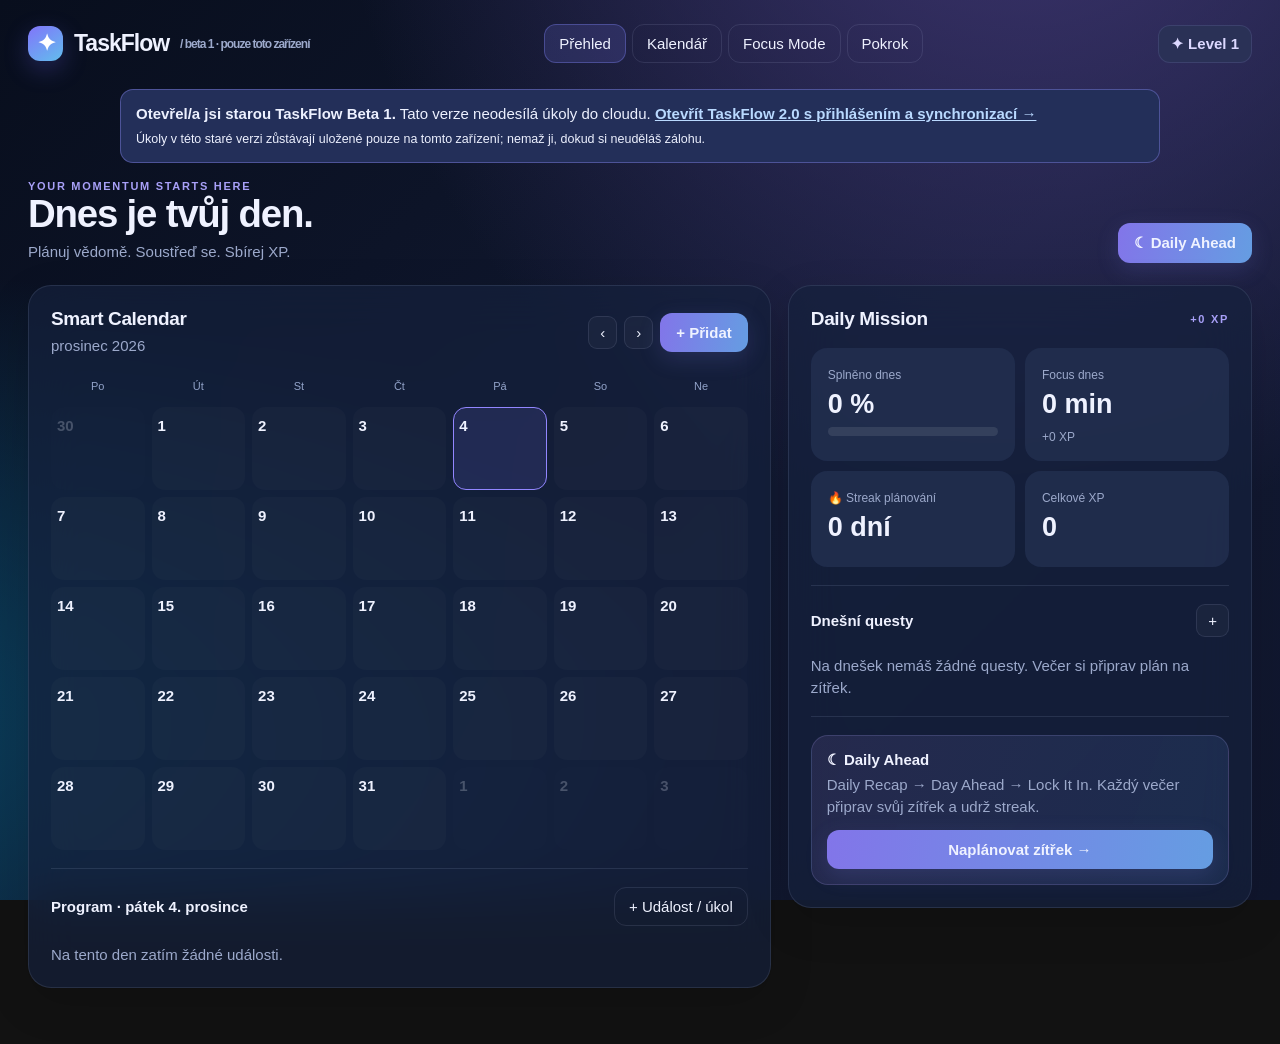
<file: index.html>
<!doctype html><html lang="cs"><head><meta charset="utf-8"><meta name="viewport" content="width=device-width,initial-scale=1,viewport-fit=cover"><meta name="theme-color" content="#10172c"><meta name="apple-mobile-web-app-capable" content="yes"><meta name="apple-mobile-web-app-status-bar-style" content="black-translucent"><link rel="manifest" href="manifest.webmanifest"><link rel="icon" href="icon.svg" type="image/svg+xml"><title>TaskFlow — Your momentum</title><style>
:root{color-scheme:dark;--bg:#080f22;--panel:rgba(22,33,61,.68);--panel2:rgba(35,48,82,.75);--line:rgba(208,220,255,.11);--text:#eff2ff;--muted:#9ca9cb;--purple:#9c88ff;--blue:#75aeff;--green:#5bd6b7;--gold:#facb81}*{box-sizing:border-box}body{margin:0;font:15px -apple-system,BlinkMacSystemFont,"Segoe UI",sans-serif;color:var(--text);min-height:100vh;background:radial-gradient(ellipse at 80% -25%,#413775 0,transparent 48%),radial-gradient(ellipse at -20% 80%,#0a4361 0,transparent 45%),linear-gradient(135deg,#080e1d,#121a33 58%,#10162d);background-attachment:fixed}button,input,select,textarea{font:inherit}button{cursor:pointer;color:inherit}button:disabled{opacity:.5;cursor:default}.app{max-width:1460px;margin:auto;padding:24px 28px 56px}header{display:flex;align-items:center;justify-content:space-between;margin-bottom:26px;gap:10px}.logo{display:flex;align-items:center;gap:11px;font-size:23px;font-weight:750;letter-spacing:-1px}.mark{width:35px;height:35px;border-radius:12px;background:linear-gradient(145deg,#8174fa,#62beed);display:grid;place-items:center;color:white;box-shadow:0 8px 25px #6d65f244}.nav{display:flex;gap:6px;align-items:center;flex-wrap:wrap}.nav button,.secondary{background:transparent;border:1px solid var(--line);border-radius:12px;padding:10px 14px}.nav button.active,.secondary:hover{background:rgba(127,124,247,.17);border-color:#777ce966}.pill{background:#2a3156;border:1px solid #6867a54a;padding:9px 12px;border-radius:12px;font-weight:700;color:#dcd8ff}h1{font-size:clamp(25px,3vw,39px);letter-spacing:-1.2px;margin:0 0 5px}h2{font-size:19px;letter-spacing:-.35px;margin:0}h3{font-size:15px;margin:0}p{color:var(--muted);margin:5px 0 0;line-height:1.45}.small{font-size:12px;color:var(--muted)}.eyebrow{font-size:11px;letter-spacing:1.7px;text-transform:uppercase;font-weight:750;color:#a8a0f8}.intro{display:flex;align-items:end;justify-content:space-between;gap:14px;margin-bottom:22px}.grid{display:grid;grid-template-columns:minmax(0,1.6fr) minmax(310px,1fr);gap:17px}.panel{background:var(--panel);border:1px solid var(--line);border-radius:23px;padding:22px;box-shadow:0 15px 45px #0002;backdrop-filter:blur(24px)}.panel-top{display:flex;align-items:center;justify-content:space-between;gap:12px;margin-bottom:18px}.toolbar{display:flex;gap:7px;align-items:center}.iconbtn{border:1px solid var(--line);background:#ffffff08;border-radius:9px;padding:7px 11px}.primary{background:linear-gradient(100deg,#8275e9,#659de2);border:0;border-radius:12px;padding:11px 16px;font-weight:750;box-shadow:0 7px 22px #6e77d930}.calendar{display:grid;grid-template-columns:repeat(7,minmax(0,1fr));gap:7px}.weekhead{text-align:center;color:#93a4ca;font-size:11px;padding:5px 0 8px}.day{border:1px solid transparent;border-radius:13px;min-height:83px;padding:9px 5px;display:flex;align-items:flex-start;flex-direction:column;gap:9px;text-align:left;background:#ffffff05;overflow:hidden}.day:hover{background:#ffffff0f}.day.selected{background:#6a65cb2e;border-color:#9286ff}.day.out{opacity:.24}.day .num{font-weight:650}.dotrow{display:flex;gap:3px;flex-wrap:wrap}.dot{height:6px;width:6px;border-radius:50%;background:#8a8ff8}.dot.event{background:#77c3e3}.dot.done{background:#55d4a4}.statgrid{display:grid;grid-template-columns:1fr 1fr;gap:10px}.stat{padding:17px;background:var(--panel2);border-radius:16px}.stat strong{font-size:27px;display:block;margin:7px 0}.progress{background:#ffffff18;border-radius:99px;height:9px;overflow:hidden}.progress>div{height:100%;background:linear-gradient(90deg,#6ed5ba,#8b8fff);border-radius:99px}.task{display:flex;align-items:center;gap:12px;background:#ffffff08;padding:13px;border-radius:13px;margin-top:8px;border:1px solid #ffffff08}.task input{accent-color:#8583f3;width:19px;height:19px}.task main{flex:1;min-width:0}.task main strong{display:block;overflow:hidden;text-overflow:ellipsis;white-space:nowrap;font-weight:600}.tag{font-size:11px;color:#edd3a7;background:#b68e4620;padding:5px 7px;border-radius:8px;white-space:nowrap}.section{margin-top:18px}.line{height:1px;background:var(--line);margin:18px 0}.event{display:flex;gap:12px;padding:10px 0;align-items:center;border-bottom:1px solid #ffffff0b}.event time{color:var(--muted);font-size:12px;width:44px}.stripe{width:3px;border-radius:10px;background:#85b8ff;align-self:stretch}.muted{color:var(--muted)}.evening{padding:15px;background:linear-gradient(110deg,#3936637d,#273f6877);border:1px solid #9493d83a;border-radius:17px}.evening .primary{margin-top:12px;width:100%}.view{display:none}.view.active{display:block}.focusCircle{width:230px;height:230px;border-radius:50%;display:grid;place-items:center;margin:30px auto 16px;border:9px solid #777bec;background:radial-gradient(circle,#263253,#12192e);box-shadow:0 0 70px #7d6be22e}.focusCircle strong{font-size:48px;font-variant-numeric:tabular-nums;letter-spacing:-2px}.center{text-align:center}.focusActions{display:flex;justify-content:center;gap:12px;flex-wrap:wrap}.focusActions button{min-width:130px}.stepnav{display:flex;gap:8px;flex-wrap:wrap;margin:16px 0}.stepnav button{border:1px solid var(--line);padding:10px 15px;border-radius:12px;background:#ffffff09}.stepnav button.active{background:#6565aa66}.formgrid{display:grid;grid-template-columns:1fr 1fr;gap:12px}label{display:block;margin-bottom:6px;color:#c4ccea;font-size:12px}input:not([type=checkbox]),select,textarea{display:block;width:100%;background:#0b142ab0;border:1px solid #ffffff21;border-radius:11px;color:var(--text);padding:12px;outline:0}textarea{resize:vertical;min-height:85px}input:focus,textarea:focus,select:focus{border-color:#9b9afa}.formrow{margin-bottom:13px}.modal{position:fixed;inset:0;background:#020513bc;display:none;align-items:center;justify-content:center;padding:18px;z-index:100}.modal.show{display:flex}.dialog{width:min(520px,100%);max-height:92vh;overflow:auto;background:#1a2441;border:1px solid #9a9dc34f;border-radius:24px;padding:25px;box-shadow:0 40px 100px #0008}.dialog-head{display:flex;justify-content:space-between;margin-bottom:18px}.x{background:none;border:none;font-size:24px}.row{display:flex;align-items:center;justify-content:space-between;gap:10px}.choice{display:flex;align-items:center;justify-content:space-between;gap:12px;background:#ffffff08;border-radius:12px;padding:12px;margin:8px 0}.choice button{border:1px solid #ffffff35;border-radius:9px;padding:7px 11px;background:#ffffff0a}.choice .chosen{background:#655cbb;border-color:#aaa3ff}.notice{padding:13px;border:1px solid #8798cb55;border-radius:12px;color:#b5c4ed;background:#5470ab16;font-size:13px;line-height:1.5}.btns{display:flex;justify-content:space-between;gap:10px;margin-top:16px}.btns button{flex:1}.hidden{display:none!important}@media(max-width:900px){.app{padding:15px}.grid{grid-template-columns:1fr}.nav{gap:4px}.nav button{padding:8px 9px;font-size:12px}.panel{padding:16px}.day{min-height:60px}.logo{font-size:20px}.intro{align-items:flex-start}.pill{font-size:11px}}@media(max-width:500px){header{align-items:flex-start;flex-direction:column}.calendar{gap:3px}.day{min-height:55px;padding:6px 4px}.formgrid{grid-template-columns:1fr}}
</style></head><body><div class="app"><header><div class="logo"><span class="mark">✦</span>TaskFlow <span class="small">/ beta 1 · pouze toto zařízení</span></div><nav class="nav"><button class="active" data-tab="home">Přehled</button><button data-tab="calendar">Kalendář</button><button data-tab="focus">Focus Mode</button><button data-tab="progress">Pokrok</button></nav><div class="pill" id="topLevel">✦ Level 1</div></header><aside style="max-width:1040px;margin:0 auto 17px;padding:12px 15px;border:1px solid #8c8af466;border-radius:13px;background:#232f59;color:#edf1ff;line-height:1.6"><strong>Otevřel/a jsi starou TaskFlow Beta 1.</strong> Tato verze neodesílá úkoly do cloudu. <a href="https://wht4pzdyv7-afk.github.io/TaskFlow-1.0/beta2/" style="font-weight:750;color:#b9d9ff;text-decoration:underline">Otevřít TaskFlow 2.0 s přihlášením a synchronizací →</a><br><small>Úkoly v této staré verzi zůstávají uložené pouze na tomto zařízení; nemaž ji, dokud si neuděláš zálohu.</small></aside>
<div class="view active" id="home"><div class="intro"><div><div class="eyebrow">YOUR MOMENTUM STARTS HERE</div><h1 id="welcome">Dnes je tvůj den.</h1><p>Plánuj vědomě. Soustřeď se. Sbírej XP.</p></div><button class="primary" onclick="openPlanning()">☾ Daily Ahead</button></div><div class="grid"><div class="panel"><div class="panel-top"><div><h2>Smart Calendar</h2><p id="monthLabel"></p></div><div class="toolbar"><button class="iconbtn" onclick="moveMonth(-1)">‹</button><button class="iconbtn" onclick="moveMonth(1)">›</button><button class="primary" onclick="openEvent()">+ Přidat</button></div></div><div class="calendar" id="monthGrid"></div><div class="line"></div><div class="panel-top"><h3 id="selectedLabel">Události dne</h3><button class="secondary" onclick="openEvent()">+ Událost / úkol</button></div><div id="eventsList"></div></div><div><div class="panel"><div class="panel-top"><h2>Daily Mission</h2><span class="eyebrow" id="todayXp">+0 XP</span></div><div class="statgrid"><div class="stat"><span class="small">Splněno dnes</span><strong id="todayPercent">0 %</strong><div class="progress"><div id="dailyBar" style="width:0%"></div></div></div><div class="stat"><span class="small">Focus dnes</span><strong id="todayFocus">0 min</strong><span class="small" id="focusXpLabel">+0 XP</span></div><div class="stat"><span class="small">🔥 Streak plánování</span><strong id="streak">0 dní</strong></div><div class="stat"><span class="small">Celkové XP</span><strong id="totalXp">0</strong></div></div><div class="line"></div><div class="panel-top"><h3>Dnešní questy</h3><button class="iconbtn" onclick="openQuest()">+</button></div><div id="questList"></div><div class="line"></div><div class="evening"><strong>☾ Daily Ahead</strong><p>Daily Recap → Day Ahead → Lock It In. Každý večer připrav svůj zítřek a udrž streak.</p><button class="primary" onclick="openPlanning()">Naplánovat zítřek →</button></div></div></div></div></div>
<div class="view" id="calendar"><div class="intro"><div><div class="eyebrow">YOUR TIME, YOUR WAY</div><h1>Smart Calendar</h1><p>Události, škola, opakování i mise v jednom místě.</p></div><button class="primary" onclick="openEvent()">+ Nová položka</button></div><div class="panel"><div class="panel-top"><h2 id="calMonthLabel"></h2><div class="toolbar"><button class="iconbtn" onclick="moveMonth(-1)">‹</button><button class="iconbtn" onclick="moveMonth(1)">›</button></div></div><div class="calendar" id="calGrid"></div><div class="line"></div><h3 id="calSelectedLabel"></h3><div id="calEvents"></div></div></div>
<div class="view" id="focus"><div class="intro"><div><div class="eyebrow">DEEP WORK</div><h1>Focus Mode</h1><p>Zapni kdykoliv. XP získáš po prvních 10 minutách.</p></div></div><div class="panel center"><div class="focusCircle"><div><div class="small">FOCUS SESSION</div><strong id="focusClock">00:00</strong><div class="small" id="focusPreview">0 XP při ukončení</div></div></div><div class="focusActions"><button class="primary" id="focusStart" onclick="focusStart()">▶ Spustit</button><button class="secondary" id="focusEnd" onclick="focusEnd()" disabled>■ Ukončit a uložit</button></div><p style="margin-top:20px">½ XP za celou minutu, minimálně 10 minut na jednu session. Přidělené XP se zaokrouhlují dolů.</p><p class="small" style="margin-top:10px">Režim Nerušit nelze spolehlivě automaticky ovládat z PWA. Aktivuj ho ručně v Ovládacím centru iPadu.</p></div></div>
<div class="view" id="progress"><div class="intro"><div><div class="eyebrow">THE LONG GAME</div><h1>Tvůj progres</h1><p>Každý splněný závazek se počítá.</p></div></div><div class="grid"><div class="panel"><h2 id="progressLevel">Level 1</h2><p id="progressXp"></p><div class="progress" style="margin-top:17px"><div id="levelBar" style="width:0%"></div></div><div class="line"></div><h3>Jak se počítají XP</h3><p>Lehký quest +5 · Střední +15 · Náročný +30. Focus: 0,5 XP za celou minutu (minimálně 10 minut na session). Body se připisují až při dokončení.</p></div><div class="panel"><h2>Streak večerního plánování</h2><strong style="display:block;font-size:48px;margin:20px 0" id="progressStreak">🔥 0</strong><p>Streak roste, když si v předchozím dni uzamkneš plán na následující den. Samotné dokončování questů streak neovlivňuje.</p><div class="line"></div><button class="primary" onclick="openPlanning()">☾ Daily Ahead</button></div></div></div></div>
<div class="modal" id="eventModal"><div class="dialog"><div class="dialog-head"><h2>Nová položka kalendáře</h2><button class="x" onclick="closeModal('eventModal')">×</button></div><form id="eventForm"><div class="formrow"><label>Název</label><input name="title" placeholder="Např. Škola, zubař, trénink" required maxlength="100"></div><div class="formgrid"><div class="formrow"><label>Datum</label><input type="date" name="date" required></div><div class="formrow"><label>Začátek</label><input type="time" name="time" value="09:00" required></div></div><div class="formgrid"><div class="formrow"><label>Doba trvání (min)</label><input type="number" name="duration" min="0" max="1440" value="60"></div><div class="formrow"><label>Typ</label><select name="kind"><option value="event">Událost (bez XP)</option><option value="quest">Quest (+ XP)</option></select></div></div><div class="formrow"><label>Místo / místnost</label><input name="place" placeholder="Nepovinné"></div><div class="formrow"><label>Opakování</label><select name="repeat"><option value="none">Neopakovat</option><option value="weekly">Každý týden</option><option value="biweekly">Každé 2 týdny</option></select></div><div class="formrow"><label>Náročnost questu</label><select name="difficulty"><option value="5">Lehký · 5 XP</option><option value="15" selected>Střední · 15 XP</option><option value="30">Náročný · 30 XP</option></select></div><button class="primary" type="submit" style="width:100%">Uložit do kalendáře</button></form></div></div>
<div class="modal" id="questModal"><div class="dialog"><div class="dialog-head"><h2>Přidat dnešní quest</h2><button class="x" onclick="closeModal('questModal')">×</button></div><form id="questForm"><div class="formrow"><label>Co chceš dokončit?</label><input name="title" placeholder="Např. Přečíst 20 stran" required maxlength="100"></div><div class="formrow"><label>Obtížnost</label><select name="xp"><option value="5">Lehký · 5 XP</option><option value="15">Střední · 15 XP</option><option value="30">Náročný · 30 XP</option></select></div><div class="notice">Úkol přidaný až dnes se zapíše do seznamu, ale podle přísných pravidel za něj nezískáš XP. Plnou odměnu mají jen questy uzamčené předchozí den.</div><button class="primary" style="width:100%;margin-top:14px">Přidat</button></form></div></div>
<div class="modal" id="planModal"><div class="dialog"><div class="dialog-head"><div><div class="eyebrow">EVENING RITUAL</div><h2 id="planTitle">Daily Recap</h2></div><button class="x" onclick="closeModal('planModal')">×</button></div><div class="stepnav"><button data-step="0" onclick="planStep(0)">1 · Daily Recap</button><button data-step="1" onclick="planStep(1)">2 · Day Ahead</button><button data-step="2" onclick="planStep(2)">3 · Lock It In</button></div><div id="planContent"></div><div class="btns"><button class="secondary" id="planBack" onclick="planStep(currentStep-1)">← Zpět</button><button class="primary" id="planNext" onclick="planNext()">Pokračovat →</button></div></div></div>
<script>
'use strict';const KEY='taskflow_v1';const iso=d=>{let x=new Date(d);return `${x.getFullYear()}-${String(x.getMonth()+1).padStart(2,'0')}-${String(x.getDate()).padStart(2,'0')}`};const today=()=>iso(new Date());const addDays=(s,n)=>{let d=new Date(s+'T12:00:00');d.setDate(d.getDate()+n);return iso(d)};const nice=s=>new Date(s+'T12:00:00').toLocaleDateString('cs-CZ',{weekday:'long',day:'numeric',month:'long'});const $=id=>document.getElementById(id);let data;try{data=JSON.parse(localStorage.getItem(KEY))}catch{}if(!data||typeof data!=='object')data={};data.events??=[];data.quests??=[];data.focus??=[];data.locks??={};data.selected??=today();let displayMonth=new Date().getMonth(),displayYear=new Date().getFullYear(),currentStep=0,planChoices={},planDraft=[],focusSince=null,focusTick=null;
function save(){localStorage.setItem(KEY,JSON.stringify(data))}function esc(s){return String(s??'').replace(/[&<>"']/g,c=>({'&':'&amp;','<':'&lt;','>':'&gt;','"':'&quot;',"'":'&#39;'}[c]))}function id(){return Date.now().toString(36)+Math.random().toString(36).slice(2,7)}function occurs(e,date){if(date<e.date)return false;if(e.repeat==='none')return e.date===date;let a=new Date(e.date+'T12:00:00'),b=new Date(date+'T12:00:00');const days=Math.round((b-a)/86400000);return days>=0&&days%(e.repeat==='weekly'?7:14)===0}function onDate(date){return data.events.filter(e=>occurs(e,date)).sort((a,b)=>a.time.localeCompare(b.time))}function questsOn(date){return data.quests.filter(q=>q.date===date)}function focusXp(min){return min<10?0:Math.floor(min*.5)}function focusMinutes(date){return data.focus.filter(f=>f.date===date).reduce((a,f)=>a+f.minutes,0)}function focusPoints(date){return data.focus.filter(f=>f.date===date).reduce((a,f)=>a+f.xp,0)}function xpTotal(){return data.quests.filter(q=>q.done&&q.locked).reduce((a,q)=>a+Number(q.xp),0)+data.focus.reduce((a,f)=>a+f.xp,0)}function level(){return Math.floor(xpTotal()/250)+1}function streak(){let n=0,d=today();if(!data.locks[d])d=addDays(d,-1);while(data.locks[d]){n++;d=addDays(d,-1)}return n}function selectDate(s){data.selected=s;save();render()}function moveMonth(n){let d=new Date(displayYear,displayMonth+n,1);displayYear=d.getFullYear();displayMonth=d.getMonth();render()}function drawCalendar(el){let first=new Date(displayYear,displayMonth,1),start=(first.getDay()+6)%7,count=new Date(displayYear,displayMonth+1,0).getDate(),s=['Po','Út','St','Čt','Pá','So','Ne'].map(x=>`<div class="weekhead">${x}</div>`).join('');for(let i=0;i<Math.ceil((start+count)/7)*7;i++){let day=i-start+1;let date=iso(new Date(displayYear,displayMonth,day)),inside=day>0&&day<=count,events=onDate(date),q=questsOn(date);s+=`<button class="day ${inside?'':'out'} ${data.selected===date?'selected':''}" onclick="selectDate('${date}')"><span class="num">${new Date(date+'T12:00:00').getDate()}</span><span class="dotrow">${events.slice(0,4).map(e=>`<i class="dot ${e.kind==='event'?'event':''}"></i>`).join('')}${q.length?'<i class="dot done"></i>':''}</span></button>`}$(el).innerHTML=s}function renderEvents(el){let arr=onDate(data.selected);$(el).innerHTML=arr.length?arr.map(e=>`<div class="event"><time>${esc(e.time)}</time><i class="stripe"></i><div style="flex:1"><strong>${esc(e.title)}</strong><div class="small">${esc(e.place||'')} ${e.repeat!=='none'?'· ↻ opakování':''}</div></div><button class="iconbtn" title="Smazat z kalendáře" onclick="removeEvent('${e.id}')">×</button></div>`).join(''):'<p>Na tento den zatím žádné události.</p>'}function render(){let label=new Date(displayYear,displayMonth,1).toLocaleDateString('cs-CZ',{month:'long',year:'numeric'});$('monthLabel').textContent=label;$('calMonthLabel').textContent=label;drawCalendar('monthGrid');drawCalendar('calGrid');$('selectedLabel').textContent='Program · '+nice(data.selected);$('calSelectedLabel').textContent=nice(data.selected);renderEvents('eventsList');renderEvents('calEvents');$('welcome').textContent='Dnes je tvůj den.';let qs=questsOn(today()),done=qs.filter(q=>q.done).length,pct=qs.length?Math.round(done/qs.length*100):0;$('todayPercent').textContent=pct+' %';$('dailyBar').style.width=pct+'%';$('todayXp').textContent='+'+(qs.filter(q=>q.done&&q.locked).reduce((a,q)=>a+Number(q.xp),0)+focusPoints(today()))+' XP';$('todayFocus').textContent=focusMinutes(today())+' min';$('focusXpLabel').textContent='+'+focusPoints(today())+' XP';$('questList').innerHTML=qs.length?qs.map(q=>`<div class="task"><input aria-label="Splněno" type="checkbox" ${q.done?'checked':''} onchange="toggleQuest('${q.id}')"><main><strong style="${q.done?'text-decoration:line-through;opacity:.6':''}">${esc(q.title)}</strong><span class="small">${q.locked?'Plánováno předem':'Přidáno dnes · bez XP'}</span></main><span class="tag">${q.locked?'+'+q.xp:'0'} XP</span></div>`).join(''):'<p>Na dnešek nemáš žádné questy. Večer si připrav plán na zítřek.</p>';$('streak').textContent=streak()+' dní';$('progressStreak').textContent='🔥 '+streak();$('totalXp').textContent=xpTotal();$('topLevel').textContent='✦ Level '+level();$('progressLevel').textContent='Level '+level();$('progressXp').textContent=xpTotal()+' celkových XP · '+(xpTotal()%250)+' / 250 XP do dalšího levelu';$('levelBar').style.width=(xpTotal()%250)/250*100+'%';save()}function toggleQuest(qid){let q=data.quests.find(q=>q.id===qid);if(q){q.done=!q.done;render()}}function removeEvent(eid){if(!confirm('Opravdu smazat tuto událost i její opakování?'))return;data.events=data.events.filter(e=>e.id!==eid);render()}function openModal(mid){$(mid).classList.add('show')}function closeModal(mid){$(mid).classList.remove('show')}function openEvent(){$('eventForm').reset();$('eventForm').elements.date.value=data.selected;openModal('eventModal')}function openQuest(){$('questForm').reset();openModal('questModal')}
$('eventForm').addEventListener('submit',e=>{e.preventDefault();let v=Object.fromEntries(new FormData(e.target));data.events.push({...v,id:id(),duration:Number(v.duration),difficulty:Number(v.difficulty)});closeModal('eventModal');render()});$('questForm').addEventListener('submit',e=>{e.preventDefault();let v=Object.fromEntries(new FormData(e.target));data.quests.push({id:id(),title:v.title,xp:Number(v.xp),date:today(),done:false,locked:false});closeModal('questModal');render()});document.querySelectorAll('[data-tab]').forEach(b=>b.addEventListener('click',()=>{document.querySelectorAll('[data-tab]').forEach(x=>x.classList.toggle('active',x===b));document.querySelectorAll('.view').forEach(v=>v.classList.toggle('active',v.id===b.dataset.tab));render()}));
function openPlanning(){planChoices={};planDraft=[];planStep(0);openModal('planModal')}function planStep(n){currentStep=Math.min(2,Math.max(0,n));document.querySelectorAll('[data-step]').forEach(b=>b.classList.toggle('active',+b.dataset.step===currentStep));$('planTitle').textContent=['Daily Recap','Day Ahead','Lock It In'][currentStep];$('planBack').disabled=currentStep===0;$('planNext').textContent=currentStep===2?'🔒 Uzamknout zítřek':'Pokračovat →';let next=addDays(today(),1),tod=questsOn(today());if(currentStep===0){$('planContent').innerHTML=`<p>Jak se ti dnes dařilo? Nesplněné questy si můžeš převést na zítřek.</p><div class="statgrid" style="margin-top:15px"><div class="stat"><span class="small">Splněné questy</span><strong>${tod.filter(q=>q.done).length}/${tod.length}</strong></div><div class="stat"><span class="small">Focus</span><strong>${focusMinutes(today())} min</strong></div></div><h3 style="margin-top:20px">Nesplněné questy</h3>${tod.filter(q=>!q.done).map(q=>`<div class="choice"><div>${esc(q.title)}<div class="small">${q.xp} XP</div></div><button onclick="carryQuest('${q.id}',this)">Přesunout →</button></div>`).join('')||'<p>Žádné nesplněné questy.</p>'}`}
if(currentStep===1){let ev=onDate(next);$('planContent').innerHTML=`<p>Zítřek: <strong>${nice(next)}</strong>. Události se automaticky nabízí z kalendáře. ✓ Přidat do plánu, × vynechat z denního přehledu.</p><h3 style="margin:20px 0 10px">Zítřejší události a opakování</h3>${ev.map(e=>`<div class="choice"><div><strong>${esc(e.title)}</strong><div class="small">${esc(e.time)} ${esc(e.place||'')} · ${e.kind==='quest'?e.difficulty+' XP':'událost'}</div></div><div class="toolbar"><button class="${planChoices[e.id]===true?'chosen':''}" onclick="setPlanChoice('${e.id}',true)">✓</button><button class="${planChoices[e.id]===false?'chosen':''}" onclick="setPlanChoice('${e.id}',false)">×</button></div></div>`).join('')||'<p>Zatím žádné události.</p>'}<div class="line"></div><h3>Nový quest na zítřek</h3><div class="formrow" style="margin-top:12px"><input id="newPlanTask" placeholder="Co zítra uděláš?"></div><div class="formgrid"><div class="formrow"><label>Obtížnost</label><select id="newPlanXp"><option value="5">Lehký · 5 XP</option><option value="15" selected>Střední · 15 XP</option><option value="30">Náročný · 30 XP</option></select></div><div class="formrow" style="align-self:end"><button class="secondary" style="width:100%" onclick="addPlanTask()">+ Přidat quest</button></div></div><div id="draftList"></div>`;renderDraft()}
if(currentStep===2){let chosen=onDate(next).filter(e=>planChoices[e.id]===true),tasks=[...planDraft,...chosen.filter(e=>e.kind==='quest').map(e=>({title:e.title,xp:e.difficulty}))];$('planContent').innerHTML=`<div class="notice">Uzamčením potvrdíš svůj plán na zítřek a udržíš streak. Zítra budou odměňovány jen questy připravené dnes.</div><h3 style="margin:18px 0 12px">Zítřejší plán · ${nice(next)}</h3>${[...chosen.map(e=>`<div class="choice"><span>${esc(e.title)} <span class="small">${esc(e.time)}</span></span><span class="tag">${e.kind==='quest'?e.difficulty+' XP':'Událost'}</span></div>`),...planDraft.map(q=>`<div class="choice"><span>${esc(q.title)}</span><span class="tag">${q.xp} XP</span></div>`)].join('')||'<p>Tvůj plán je prázdný. Vrať se a přidej úkol nebo událost.</p>'}<p style="margin-top:12px">Možná odměna za questy: <strong>${tasks.reduce((a,q)=>a+Number(q.xp),0)} XP</strong></p>${data.locks[next]?'<p class="notice">Tento den už máš uzamčený. Další potvrzení zachová dokončené questy.</p>':''}`}}
function carryQuest(qid,button){let q=data.quests.find(q=>q.id===qid);if(q&&!planDraft.some(x=>x.carry===qid)){planDraft.push({title:q.title,xp:q.xp,carry:qid});button.textContent='✓ Připraveno';button.disabled=true}}function setPlanChoice(eid,v){planChoices[eid]=v;planStep(1)}function renderDraft(){let el=$('draftList');if(el)el.innerHTML=planDraft.map((q,i)=>`<div class="choice"><div>${esc(q.title)} <span class="tag">${q.xp} XP</span></div><button onclick="removeDraft(${i})">×</button></div>`).join('')}function addPlanTask(){let inp=$('newPlanTask'),v=inp.value.trim();if(!v)return;planDraft.push({title:v,xp:Number($('newPlanXp').value)});inp.value='';renderDraft()}function removeDraft(i){planDraft.splice(i,1);renderDraft()}function planNext(){if(currentStep!==2){planStep(currentStep+1);return}let next=addDays(today(),1),chosen=onDate(next).filter(e=>planChoices[e.id]===true);if(!chosen.length&&!planDraft.length){alert('Nejdřív si přidej alespoň jeden quest nebo událost.');return}let existing=data.quests.filter(q=>q.date===next&&q.done);data.quests=data.quests.filter(q=>q.date!==next||q.done);for(let e of chosen.filter(e=>e.kind==='quest'))data.quests.push({id:id(),title:e.title,xp:e.difficulty,date:next,done:false,locked:true,fromEvent:e.id});for(let q of planDraft)data.quests.push({id:id(),title:q.title,xp:q.xp,date:next,done:false,locked:true});data.locks[next]=true;data.dayChoices??={};data.dayChoices[next]=planChoices;closeModal('planModal');render();alert('Zítřek je uzamčený! 🔒 Tvůj plán je připraven.')} 
function focusStart(){if(focusSince)return;focusSince=Date.now();$('focusStart').disabled=true;$('focusEnd').disabled=false;focusTick=setInterval(drawFocus,1000);drawFocus()}function drawFocus(){if(!focusSince)return;let secs=Math.floor((Date.now()-focusSince)/1000),min=Math.floor(secs/60);$('focusClock').textContent=String(min).padStart(2,'0')+':'+String(secs%60).padStart(2,'0');$('focusPreview').textContent=focusXp(min)+' XP při ukončení'}function focusEnd(){if(!focusSince)return;let minutes=Math.floor((Date.now()-focusSince)/60000),xp=focusXp(minutes);clearInterval(focusTick);focusSince=null;data.focus.push({id:id(),date:today(),minutes,xp});$('focusStart').disabled=false;$('focusEnd').disabled=true;$('focusClock').textContent='00:00';$('focusPreview').textContent='0 XP při ukončení';render();alert(`Focus uložen: ${minutes} celých minut, +${xp} XP`)}window.addEventListener('beforeunload',e=>{if(focusSince){e.preventDefault();e.returnValue=''}});document.addEventListener('keydown',e=>{if(e.key==='Escape')document.querySelectorAll('.modal.show').forEach(m=>m.classList.remove('show'))});if('serviceWorker'in navigator&&location.protocol.startsWith('http'))navigator.serviceWorker.register('./sw.js').catch(()=>{});render();
</script></body></html>
</file>
